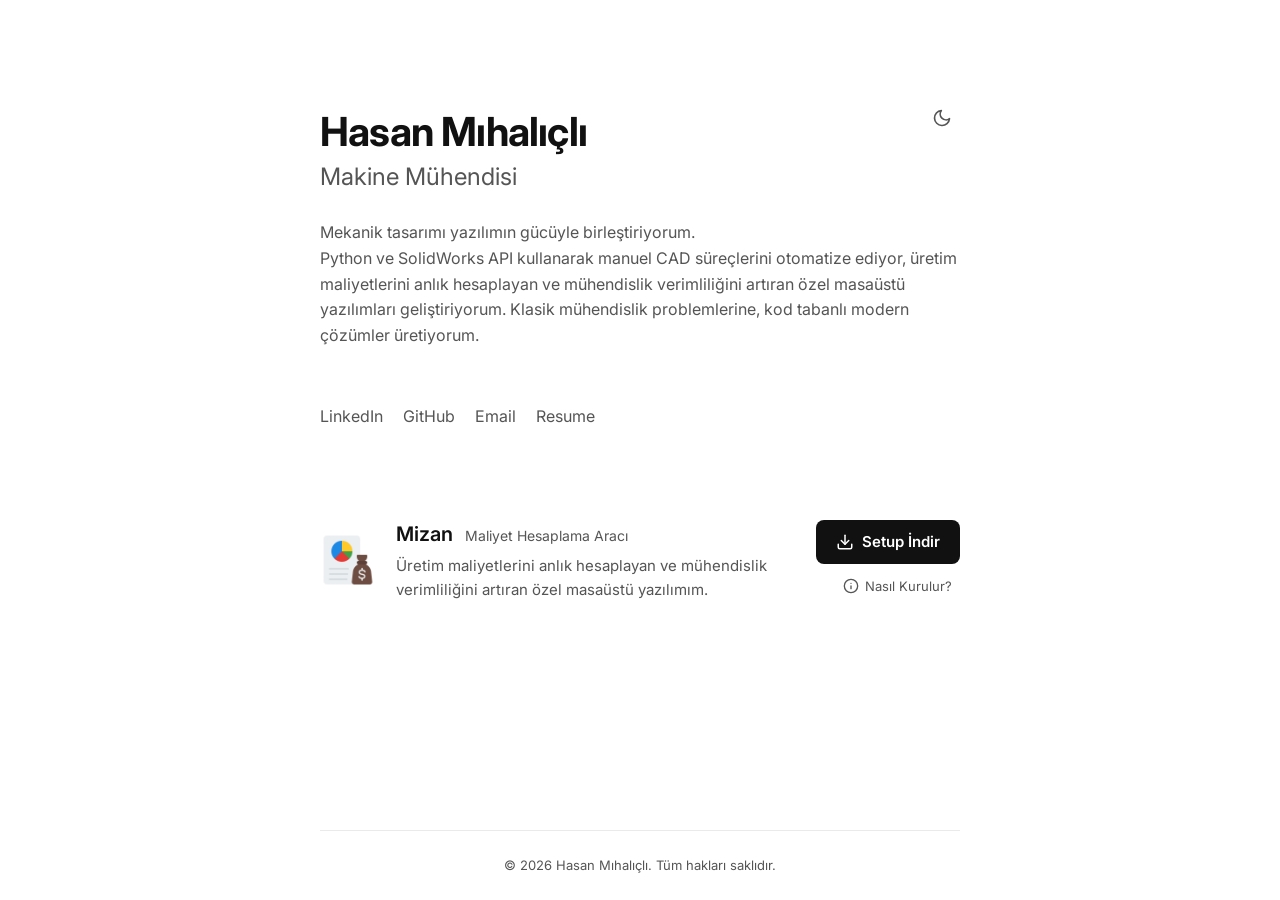
<file: index.html>
<!DOCTYPE html>
<html lang="tr" data-theme="dark">

<head>
    <meta charset="UTF-8">
    <meta name="viewport" content="width=device-width, initial-scale=1.0">
    <title>Hasan Mıhalıçlı</title>
    <meta name="description" content="Hasan Mıhalıçlı - Makine Mühendisi">
    <meta property="og:title" content="Hasan Mıhalıçlı - Portfolyo">
    <meta property="og:description"
        content="Mekanik tasarımı yazılımın gücüyle birleştiriyorum. Python ve SolidWorks API ile özel masaüstü çözümleri.">
    <meta property="og:type" content="website">
    <link rel="icon" type="image/png" href="./favicon_logo.png">

    <link rel="preconnect" href="https://fonts.googleapis.com">
    <link rel="preconnect" href="https://fonts.gstatic.com" crossorigin>
    <link href="https://fonts.googleapis.com/css2?family=Inter:wght@300;400;500;600;700&display=swap" rel="stylesheet">

    <link rel="stylesheet" href="style.css">

    <link rel="stylesheet" href="https://cdnjs.cloudflare.com/ajax/libs/font-awesome/6.0.0/css/all.min.css">
</head>

<body>

    <main class="container">

        <button class="theme-toggle-btn" id="theme-toggle" aria-label="Temayı Değiştir">
            <svg width="20" height="20" viewBox="0 0 24 24" fill="none" stroke="currentColor" stroke-width="2"
                stroke-linecap="round" stroke-linejoin="round">
                <path d="M21 12.79A9 9 0 1 1 11.21 3 7 7 0 0 0 21 12.79z"></path>
            </svg>
        </button>

        <header class="header-section">
            <div class="title-group">
                <h1>Hasan Mıhalıçlı</h1>
                <h2>Makine Mühendisi</h2>
            </div>

            <section class="bio-text">
                <p>
                    Mekanik tasarımı yazılımın gücüyle birleştiriyorum.<br>
                    Python ve SolidWorks API kullanarak manuel CAD süreçlerini
                    otomatize ediyor,
                    üretim maliyetlerini anlık hesaplayan ve mühendislik verimliliğini artıran özel masaüstü yazılımları
                    geliştiriyorum.
                    Klasik mühendislik problemlerine, kod tabanlı modern çözümler üretiyorum.
                </p>
            </section>
        </header>

        <nav class="links-row">
            <a href="https://www.linkedin.com/in/hasanmihalicli23" target="_blank" class="link-item">LinkedIn</a>
            <a href="https://github.com/hasanmihalicli23" target="_blank" class="link-item">GitHub</a>
            <a href="mailto:mail@hasanmihalicli.com" class="link-item">Email</a>
            <a href="https://drive.google.com/file/d/1d6Eby46eqjLlmKeMyQZ5q3fXSt4LnZXh/view?usp=sharing" target="_blank"
                class="link-item">Resume</a>
        </nav>

        <section class="project-item">
            <div class="project-info">
                <img src="./assets/budgeting.png" alt="Yazılım Logosu" class="project-logo">
                <div class="project-details">
                    <div class="project-title-group">
                        <h3>Mizan</h3>
                        <span>Maliyet Hesaplama Aracı</span>
                    </div>
                    <p class="project-description">
                        Üretim maliyetlerini anlık hesaplayan ve mühendislik verimliliğini artıran özel masaüstü
                        yazılımım.
                    </p>
                </div>
            </div>
            <div class="project-actions">
                <a href="https://drive.google.com/file/d/1y2NUzrocvKofnteeDIBpcWy8dukEA9BK/view?usp=sharing"
                    class="download-btn" target="_blank" rel="noopener">
                    <svg width="18" height="18" viewBox="0 0 24 24" fill="none" stroke="currentColor" stroke-width="2"
                        stroke-linecap="round" stroke-linejoin="round">
                        <path d="M21 15v4a2 2 0 0 1-2 2H5a2 2 0 0 1-2-2v-4"></path>
                        <polyline points="7 10 12 15 17 10"></polyline>
                        <line x1="12" y1="15" x2="12" y2="3"></line>
                    </svg>
                    Setup İndir
                </a>
                <a href="./kurulum.html" class="guide-link">
                    <svg width="16" height="16" viewBox="0 0 24 24" fill="none" stroke="currentColor" stroke-width="2"
                        stroke-linecap="round" stroke-linejoin="round">
                        <circle cx="12" cy="12" r="10"></circle>
                        <line x1="12" y1="16" x2="12" y2="12"></line>
                        <line x1="12" y1="8" x2="12.01" y2="8"></line>
                    </svg>
                    Nasıl Kurulur?
                </a>
            </div>
        </section>

        <footer class="footer-section">
            <p>&copy; 2026 Hasan Mıhalıçlı. Tüm hakları saklıdır.</p>
        </footer>

    </main>

    <script>
        const toggleBtn = document.getElementById('theme-toggle');
        const html = document.documentElement;

        const moonSVG = `<svg width="20" height="20" viewBox="0 0 24 24" fill="none" stroke="currentColor" stroke-width="2" stroke-linecap="round" stroke-linejoin="round"><path d="M21 12.79A9 9 0 1 1 11.21 3 7 7 0 0 0 21 12.79z"></path></svg>`;
        const sunSVG = `<svg width="20" height="20" viewBox="0 0 24 24" fill="none" stroke="currentColor" stroke-width="2" stroke-linecap="round" stroke-linejoin="round"><circle cx="12" cy="12" r="5"></circle><line x1="12" y1="1" x2="12" y2="3"></line><line x1="12" y1="21" x2="12" y2="23"></line><line x1="4.22" y1="4.22" x2="5.64" y2="5.64"></line><line x1="18.36" y1="18.36" x2="19.78" y2="19.78"></line><line x1="1" y1="12" x2="3" y2="12"></line><line x1="21" y1="12" x2="23" y2="12"></line><line x1="4.22" y1="19.78" x2="5.64" y2="18.36"></line><line x1="18.36" y1="5.64" x2="19.78" y2="4.22"></line></svg>`;

        const savedTheme = localStorage.getItem('theme');
        const systemPrefersDark = window.matchMedia('(prefers-color-scheme: dark)').matches;

        if (savedTheme) {
            html.setAttribute('data-theme', savedTheme);
            toggleBtn.innerHTML = savedTheme === 'light' ? moonSVG : sunSVG;
        } else {
            if (!systemPrefersDark) {
                html.setAttribute('data-theme', 'light');
                toggleBtn.innerHTML = moonSVG;
            } else {
                html.setAttribute('data-theme', 'dark');
                toggleBtn.innerHTML = sunSVG;
            }
        }

        toggleBtn.addEventListener('click', () => {
            const currentTheme = html.getAttribute('data-theme');
            const newTheme = currentTheme === 'light' ? 'dark' : 'light';
            html.setAttribute('data-theme', newTheme);
            localStorage.setItem('theme', newTheme);
            toggleBtn.innerHTML = newTheme === 'dark' ? sunSVG : moonSVG;
        });
    </script>
</body>

</html>
</file>
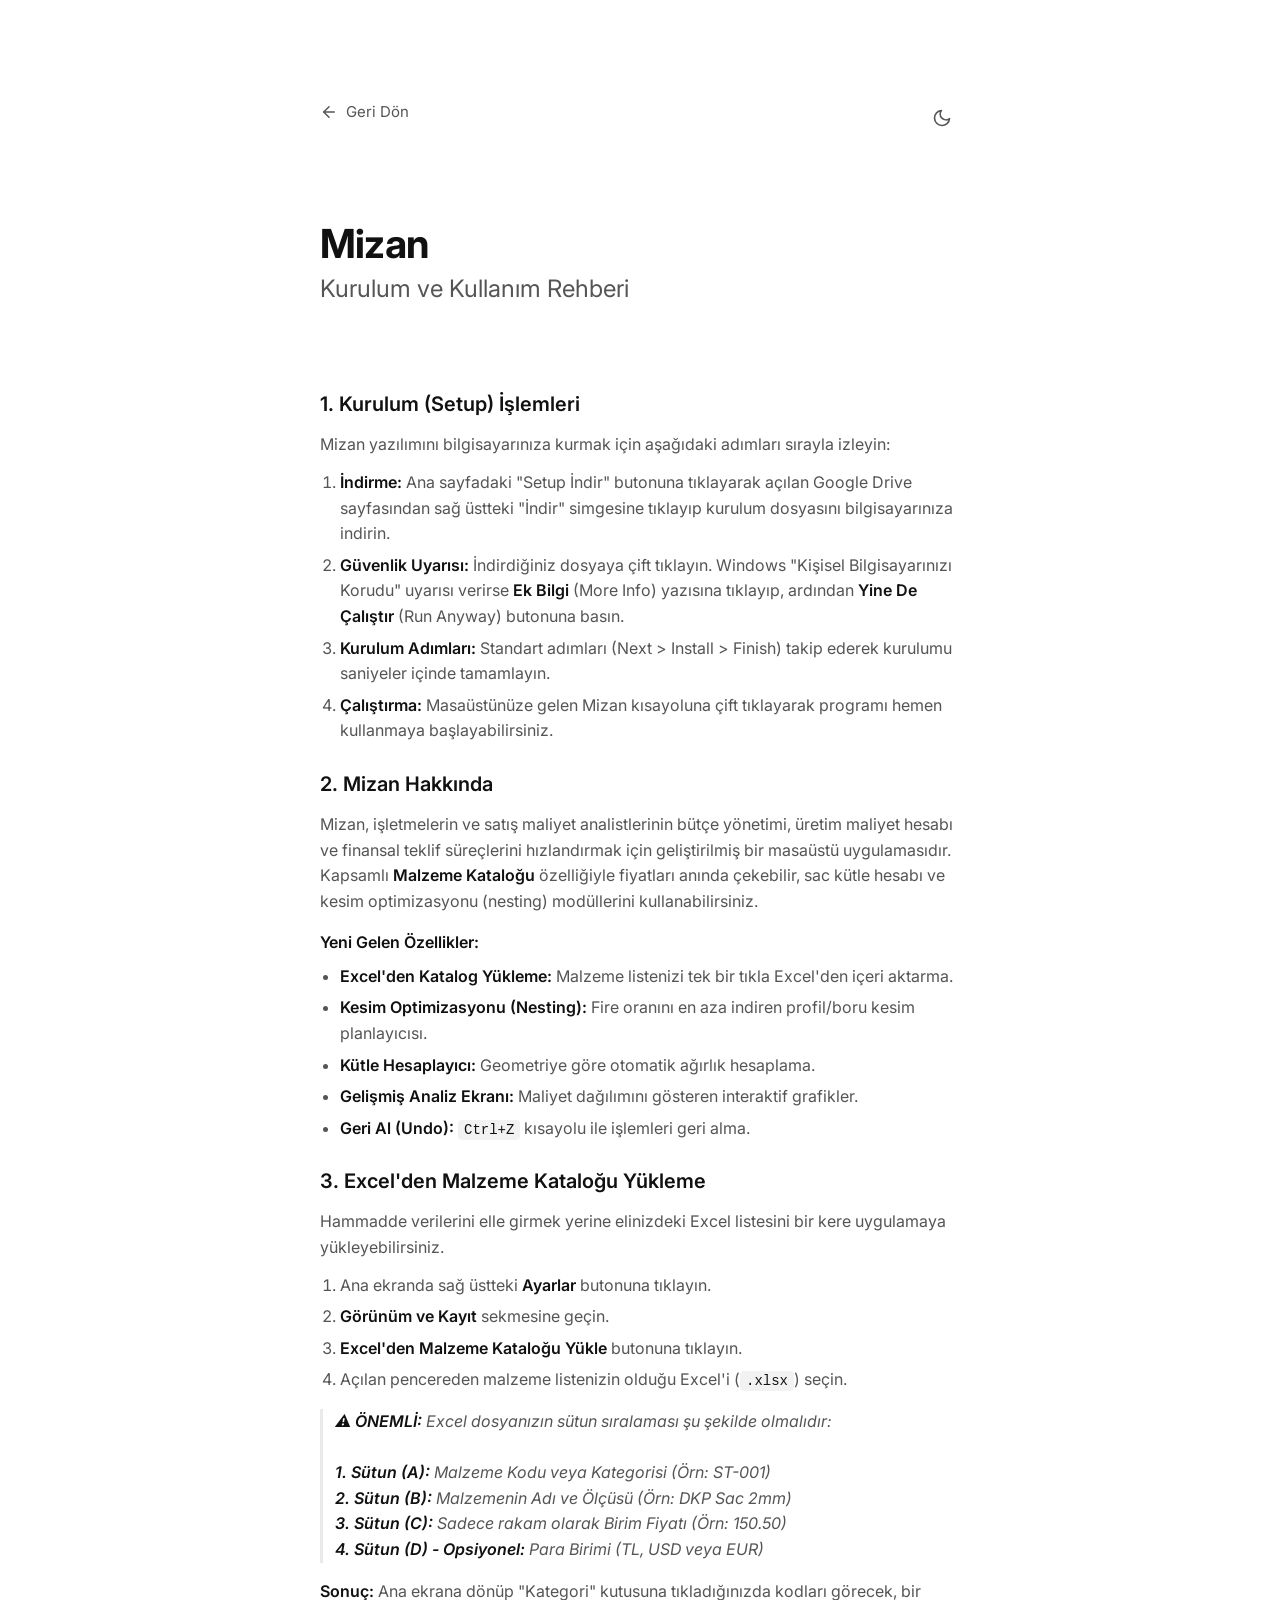
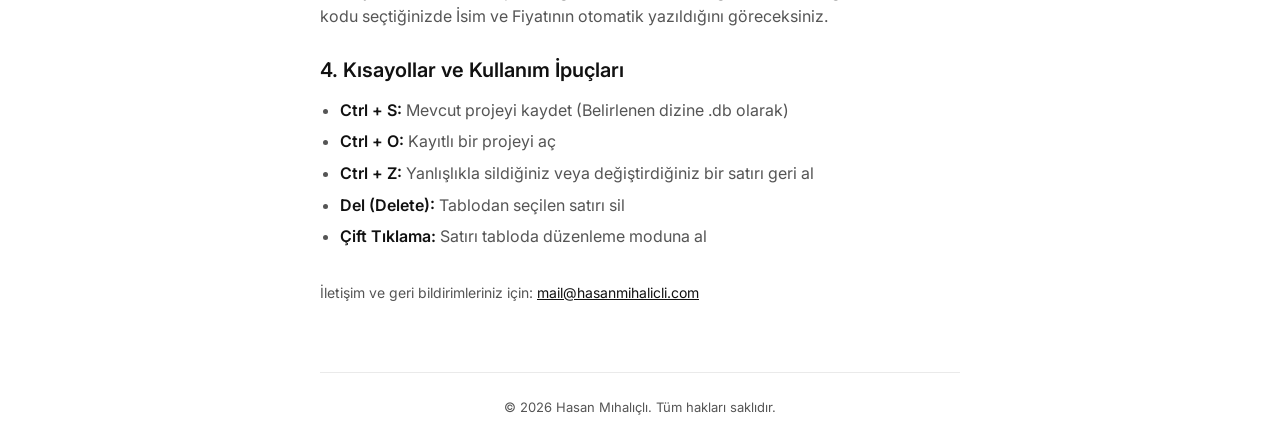
<file: kurulum.html>
<!DOCTYPE html>
<html lang="tr" data-theme="dark">

<head>
    <meta charset="UTF-8">
    <meta name="viewport" content="width=device-width, initial-scale=1.0">
    <title>Mizan - Kurulum Rehberi</title>
    <meta name="description" content="Mizan Maliyet Hesaplama Aracı Kurulum ve Kullanım Rehberi">
    <link rel="icon" type="image/png" href="./favicon_logo.png">

    <link rel="preconnect" href="https://fonts.googleapis.com">
    <link rel="preconnect" href="https://fonts.gstatic.com" crossorigin>
    <link href="https://fonts.googleapis.com/css2?family=Inter:wght@300;400;500;600;700&display=swap" rel="stylesheet">

    <link rel="stylesheet" href="style.css">
    <style>
        .guide-content h3 {
            color: var(--text-main);
            margin-top: 24px;
            margin-bottom: 12px;
            font-size: 20px;
            font-weight: 600;
        }

        .guide-content h4 {
            color: var(--text-main);
            margin-top: 16px;
            margin-bottom: 8px;
            font-size: 16px;
            font-weight: 600;
        }

        .guide-content p {
            margin-bottom: 12px;
        }

        .guide-content ul,
        .guide-content ol {
            color: var(--text-muted);
            margin-bottom: 16px;
            padding-left: 20px;
        }

        .guide-content li {
            margin-bottom: 6px;
        }

        .guide-content strong {
            color: var(--text-main);
            font-weight: 600;
        }

        .guide-content code {
            background-color: var(--bg-selection);
            padding: 2px 6px;
            border-radius: 4px;
            font-family: monospace;
            font-size: 14px;
            color: var(--text-main);
        }

        .guide-content blockquote {
            border-left: 3px solid var(--border-subtle);
            padding-left: 12px;
            margin: 16px 0;
            color: var(--text-muted);
            font-style: italic;
        }

        .back-link {
            display: inline-flex;
            align-items: center;
            gap: 8px;
            color: var(--text-muted);
            margin-bottom: 32px;
            font-size: 15px;
        }

        .back-link:hover {
            color: var(--link-hover);
        }
    </style>
</head>

<body>

    <main class="container">

        <button class="theme-toggle-btn" id="theme-toggle" aria-label="Temayı Değiştir">
            <svg width="20" height="20" viewBox="0 0 24 24" fill="none" stroke="currentColor" stroke-width="2"
                stroke-linecap="round" stroke-linejoin="round">
                <path d="M21 12.79A9 9 0 1 1 11.21 3 7 7 0 0 0 21 12.79z"></path>
            </svg>
        </button>

        <a href="index.html" class="back-link">
            <svg width="18" height="18" viewBox="0 0 24 24" fill="none" stroke="currentColor" stroke-width="2"
                stroke-linecap="round" stroke-linejoin="round">
                <line x1="19" y1="12" x2="5" y2="12"></line>
                <polyline points="12 19 5 12 12 5"></polyline>
            </svg>
            Geri Dön
        </a>

        <header class="header-section" style="gap: 12px;">
            <div class="title-group">
                <h1>Mizan</h1>
                <h2>Kurulum ve Kullanım Rehberi</h2>
            </div>
        </header>

        <section class="guide-content bio-text">
            <h3>1. Kurulum (Setup) İşlemleri</h3>
            <p>Mizan yazılımını bilgisayarınıza kurmak için aşağıdaki adımları sırayla izleyin:</p>
            <ol>
                <li><strong>İndirme:</strong> Ana sayfadaki "Setup İndir" butonuna tıklayarak açılan Google Drive
                    sayfasından sağ üstteki "İndir" simgesine tıklayıp kurulum dosyasını bilgisayarınıza indirin.</li>
                <li><strong>Güvenlik Uyarısı:</strong> İndirdiğiniz dosyaya çift tıklayın. Windows "Kişisel
                    Bilgisayarınızı Korudu" uyarısı verirse <strong>Ek Bilgi</strong> (More Info) yazısına tıklayıp,
                    ardından <strong>Yine De Çalıştır</strong> (Run Anyway) butonuna basın.</li>
                <li><strong>Kurulum Adımları:</strong> Standart adımları (Next > Install > Finish) takip ederek kurulumu
                    saniyeler içinde tamamlayın.</li>
                <li><strong>Çalıştırma:</strong> Masaüstünüze gelen Mizan kısayoluna çift tıklayarak programı hemen
                    kullanmaya başlayabilirsiniz.</li>
            </ol>

            <h3>2. Mizan Hakkında</h3>
            <p>Mizan, işletmelerin ve satış maliyet analistlerinin bütçe yönetimi, üretim maliyet hesabı ve finansal
                teklif süreçlerini hızlandırmak için geliştirilmiş bir masaüstü uygulamasıdır. Kapsamlı <strong>Malzeme
                    Kataloğu</strong> özelliğiyle fiyatları anında çekebilir, sac kütle hesabı ve kesim optimizasyonu
                (nesting) modüllerini kullanabilirsiniz.</p>

            <h4>Yeni Gelen Özellikler:</h4>
            <ul>
                <li><strong>Excel'den Katalog Yükleme:</strong> Malzeme listenizi tek bir tıkla Excel'den içeri aktarma.
                </li>
                <li><strong>Kesim Optimizasyonu (Nesting):</strong> Fire oranını en aza indiren profil/boru kesim
                    planlayıcısı.</li>
                <li><strong>Kütle Hesaplayıcı:</strong> Geometriye göre otomatik ağırlık hesaplama.</li>
                <li><strong>Gelişmiş Analiz Ekranı:</strong> Maliyet dağılımını gösteren interaktif grafikler.</li>
                <li><strong>Geri Al (Undo):</strong> <code>Ctrl+Z</code> kısayolu ile işlemleri geri alma.</li>
            </ul>

            <h3>3. Excel'den Malzeme Kataloğu Yükleme</h3>
            <p>Hammadde verilerini elle girmek yerine elinizdeki Excel listesini bir kere uygulamaya yükleyebilirsiniz.
            </p>
            <ol>
                <li>Ana ekranda sağ üstteki <strong>Ayarlar</strong> butonuna tıklayın.</li>
                <li><strong>Görünüm ve Kayıt</strong> sekmesine geçin.</li>
                <li><strong>Excel'den Malzeme Kataloğu Yükle</strong> butonuna tıklayın.</li>
                <li>Açılan pencereden malzeme listenizin olduğu Excel'i (<code>.xlsx</code>) seçin.</li>
            </ol>
            <blockquote>
                <strong>⚠️ ÖNEMLİ:</strong> Excel dosyanızın sütun sıralaması şu şekilde olmalıdır:<br><br>
                <strong>1. Sütun (A):</strong> Malzeme Kodu veya Kategorisi (Örn: ST-001)<br>
                <strong>2. Sütun (B):</strong> Malzemenin Adı ve Ölçüsü (Örn: DKP Sac 2mm)<br>
                <strong>3. Sütun (C):</strong> Sadece rakam olarak Birim Fiyatı (Örn: 150.50)<br>
                <strong>4. Sütun (D) - Opsiyonel:</strong> Para Birimi (TL, USD veya EUR)
            </blockquote>
            <p><strong>Sonuç:</strong> Ana ekrana dönüp "Kategori" kutusuna tıkladığınızda kodları görecek, bir kodu
                seçtiğinizde İsim ve Fiyatının otomatik yazıldığını göreceksiniz.</p>

            <h3>4. Kısayollar ve Kullanım İpuçları</h3>
            <ul>
                <li><strong>Ctrl + S:</strong> Mevcut projeyi kaydet (Belirlenen dizine .db olarak)</li>
                <li><strong>Ctrl + O:</strong> Kayıtlı bir projeyi aç</li>
                <li><strong>Ctrl + Z:</strong> Yanlışlıkla sildiğiniz veya değiştirdiğiniz bir satırı geri al</li>
                <li><strong>Del (Delete):</strong> Tablodan seçilen satırı sil</li>
                <li><strong>Çift Tıklama:</strong> Satırı tabloda düzenleme moduna al</li>
            </ul>

            <p style="margin-top: 32px; font-size: 14px;">
                İletişim ve geri bildirimleriniz için: <a href="mailto:mail@hasanmihalicli.com"
                    style="color: var(--text-main); text-decoration: underline;">mail@hasanmihalicli.com</a>
            </p>
        </section>

        <footer class="footer-section">
            <p>&copy; 2026 Hasan Mıhalıçlı. Tüm hakları saklıdır.</p>
        </footer>

    </main>

    <script>
        const toggleBtn = document.getElementById('theme-toggle');
        const html = document.documentElement;

        const moonSVG = `<svg width="20" height="20" viewBox="0 0 24 24" fill="none" stroke="currentColor" stroke-width="2" stroke-linecap="round" stroke-linejoin="round"><path d="M21 12.79A9 9 0 1 1 11.21 3 7 7 0 0 0 21 12.79z"></path></svg>`;
        const sunSVG = `<svg width="20" height="20" viewBox="0 0 24 24" fill="none" stroke="currentColor" stroke-width="2" stroke-linecap="round" stroke-linejoin="round"><circle cx="12" cy="12" r="5"></circle><line x1="12" y1="1" x2="12" y2="3"></line><line x1="12" y1="21" x2="12" y2="23"></line><line x1="4.22" y1="4.22" x2="5.64" y2="5.64"></line><line x1="18.36" y1="18.36" x2="19.78" y2="19.78"></line><line x1="1" y1="12" x2="3" y2="12"></line><line x1="21" y1="12" x2="23" y2="12"></line><line x1="4.22" y1="19.78" x2="5.64" y2="18.36"></line><line x1="18.36" y1="5.64" x2="19.78" y2="4.22"></line></svg>`;

        const savedTheme = localStorage.getItem('theme');
        const systemPrefersDark = window.matchMedia('(prefers-color-scheme: dark)').matches;

        if (savedTheme) {
            html.setAttribute('data-theme', savedTheme);
            toggleBtn.innerHTML = savedTheme === 'light' ? moonSVG : sunSVG;
        } else {
            if (!systemPrefersDark) {
                html.setAttribute('data-theme', 'light');
                toggleBtn.innerHTML = moonSVG;
            } else {
                html.setAttribute('data-theme', 'dark');
                toggleBtn.innerHTML = sunSVG;
            }
        }

        toggleBtn.addEventListener('click', () => {
            const currentTheme = html.getAttribute('data-theme');
            const newTheme = currentTheme === 'light' ? 'dark' : 'light';
            html.setAttribute('data-theme', newTheme);
            localStorage.setItem('theme', newTheme);
            toggleBtn.innerHTML = newTheme === 'dark' ? sunSVG : moonSVG;
        });
    </script>
</body>

</html>
</file>
<file: style.css>
:root {
    --font-sans: 'Inter', system-ui, -apple-system, sans-serif;
    --container-width: 640px;
    --bg-body: #111111;
    --text-main: #f3f3f3;
    --text-muted: #a3a3a3;
    --border-subtle: #262626;
    --link-hover: #ffffff;
    --bg-selection: rgba(255, 255, 255, 0.1);
}

[data-theme="light"] {
    --bg-body: #ffffff;
    --text-main: #111111;
    --text-muted: #555555;
    --border-subtle: #eaeaea;
    --link-hover: #000000;
    --bg-selection: rgba(0, 0, 0, 0.05);
}

*,
*::before,
*::after {
    box-sizing: border-box;
    margin: 0;
    padding: 0;
}

html {
    font-family: var(--font-sans);
    background-color: var(--bg-body);
    color: var(--text-main);
    line-height: 1.6;
    -webkit-font-smoothing: antialiased;
    transition: background-color 0.3s ease, color 0.3s ease;
}

body {
    display: flex;
    justify-content: center;
    padding: 100px 24px 0;
    min-height: 100vh;
}

.container {
    width: 100%;
    max-width: var(--container-width);
    display: flex;
    flex-direction: column;
    gap: 56px;
    position: relative;
}

@keyframes fadeInUp {
    from {
        opacity: 0;
        transform: translateY(20px);
    }

    to {
        opacity: 1;
        transform: translateY(0);
    }
}

.container>* {
    animation: fadeInUp 0.6s ease-out forwards;
    opacity: 0;
}

.theme-toggle-btn {
    animation-delay: 0.1s;
}

.header-section {
    animation-delay: 0.2s;
}

.links-row {
    animation-delay: 0.3s;
}

.project-item {
    animation-delay: 0.4s;
}

.footer-section {
    animation-delay: 0.5s;
}

.theme-toggle-btn {
    position: absolute;
    top: 0;
    right: 0;
    z-index: 10;
    background: none;
    border: none;
    cursor: pointer;
    color: var(--text-muted);
    padding: 8px;
    border-radius: 50%;
    transition: color 0.2s, background-color 0.2s;
    display: flex;
    align-items: center;
    justify-content: center;
}

.theme-toggle-btn:hover {
    color: var(--text-main);
    background-color: var(--border-subtle);
}

h1 {
    font-size: 40px;
    font-weight: 700;
    letter-spacing: -0.02em;
}

h2 {
    font-size: 24px;
    font-weight: 400;
    color: var(--text-muted);
    margin-top: -6px;
}

p {
    color: var(--text-muted);
    font-size: 16px;
}

a {
    text-decoration: none;
    color: inherit;
    transition: color 0.2s ease;
}

.header-section {
    display: flex;
    flex-direction: column;
    gap: 24px;
}

.bio-text strong {
    color: var(--text-main);
    font-weight: 600;
}

.links-row {
    display: flex;
    gap: 20px;
    font-size: 16px;
}

.link-item {
    color: var(--text-muted);
    display: inline-flex;
    align-items: center;
    gap: 6px;
    transition: color 0.2s ease, transform 0.2s ease;
}

.link-item:hover {
    color: var(--link-hover);
    text-decoration: none;
    transform: translateY(-2px);
}

.project-item {
    margin-top: 32px;
    display: flex;
    flex-direction: row;
    align-items: center;
    justify-content: space-between;
    gap: 24px;
}

.project-info {
    display: flex;
    align-items: center;
    gap: 20px;
}

.project-logo {
    width: 56px;
    height: 56px;
    border-radius: 12px;
    object-fit: cover;
    flex-shrink: 0;
    transition: transform 0.3s ease, box-shadow 0.3s ease;
}

.project-item:hover .project-logo {
    transform: scale(1.05) rotate(-2deg);
    box-shadow: 0 8px 16px var(--bg-selection);
}

.project-details {
    display: flex;
    flex-direction: column;
    gap: 4px;
}

.project-title-group {
    display: flex;
    align-items: baseline;
    gap: 12px;
}

.project-title-group h3 {
    font-size: 20px;
    font-weight: 600;
    color: var(--text-main);
    margin: 0;
}

.project-title-group span {
    font-size: 14px;
    color: var(--text-muted);
}

.project-description {
    font-size: 15px;
    line-height: 1.6;
    color: var(--text-muted);
}

.download-btn {
    display: inline-flex;
    align-items: center;
    justify-content: center;
    gap: 8px;
    padding: 10px 20px;
    background-color: var(--text-main);
    color: var(--bg-body);
    font-weight: 600;
    font-size: 15px;
    border-radius: 8px;
    transition: opacity 0.2s ease, transform 0.2s ease;
    white-space: nowrap;
}

.download-btn:hover {
    opacity: 0.9;
    color: var(--bg-body);
    text-decoration: none;
    transform: translateY(-1px);
}

.project-actions {
    display: flex;
    flex-direction: column;
    align-items: flex-end;
    gap: 8px;
    /* Reduced gap from 12px to 8px to bring it closer */
    flex-shrink: 0;
}

.guide-link {
    display: inline-flex;
    align-items: center;
    gap: 6px;
    font-size: 13px;
    color: var(--text-muted);
    transition: color 0.2s, background-color 0.2s;
    padding: 4px 8px;
    border-radius: 6px;
}

.guide-link:hover {
    color: var(--text-main);
    background-color: var(--bg-selection);
    text-decoration: none;
}

.footer-section {
    padding-top: 24px;
    padding-bottom: 24px;
    margin-top: auto;
    border-top: 1px solid var(--border-subtle);
    text-align: center;
}

.footer-section p {
    font-size: 13px;
    color: var(--text-muted);
}

@media (max-width: 600px) {
    .theme-toggle-btn {
        top: -80px;
    }

    h1 {
        font-size: 32px;
    }

    h2 {
        font-size: 20px;
    }

    .links-row {
        flex-wrap: wrap;
    }

    .project-item {
        flex-direction: column;
        align-items: flex-start;
        gap: 24px;
    }

    .project-info {
        align-items: flex-start;
        flex-direction: column;
        gap: 16px;
    }

    .project-actions {
        width: 100%;
        align-items: center;
        gap: 16px;
    }

    .download-btn {
        width: 100%;
    }
}
</file>
